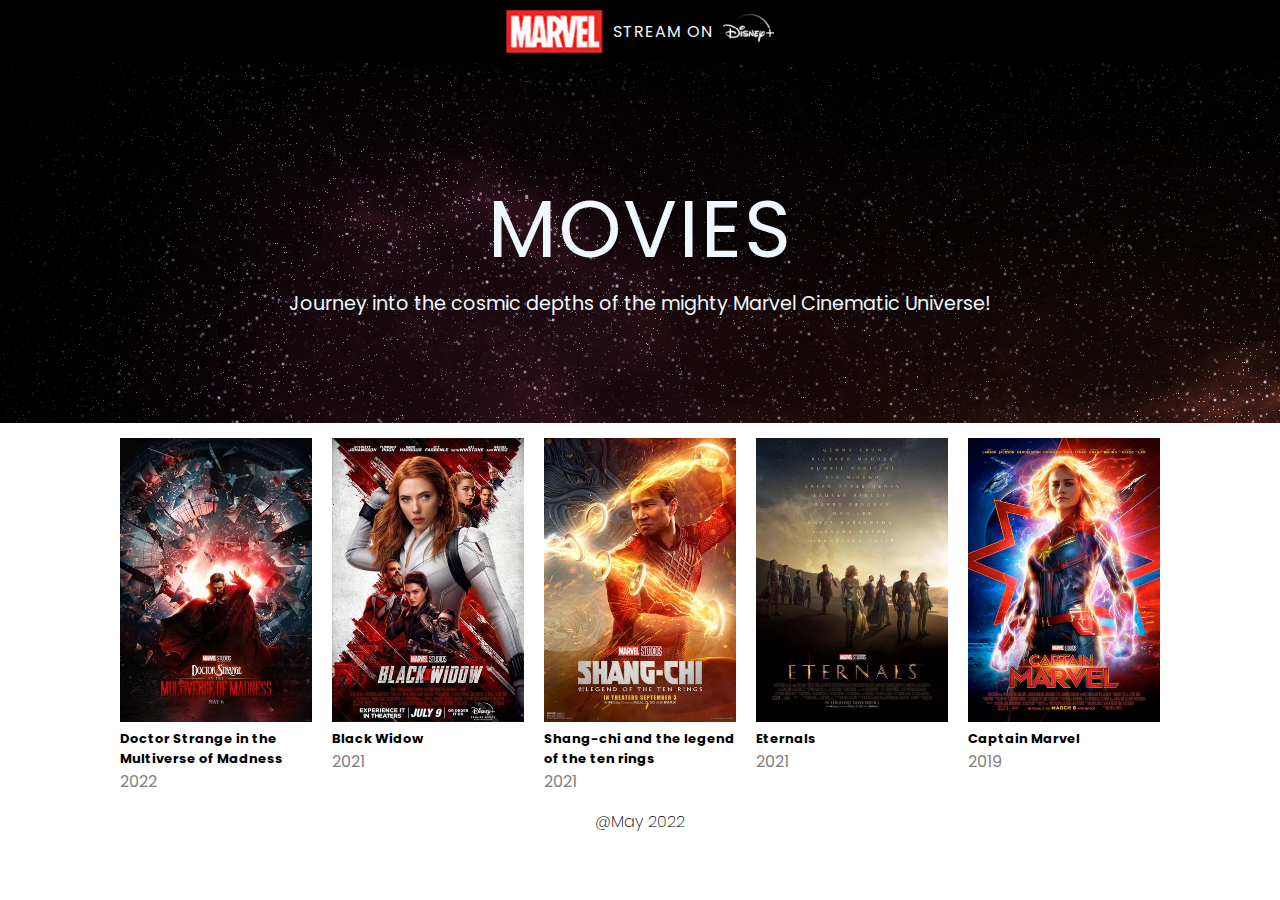
<file: index.html>
<!DOCTYPE html>
<html lang="en">
	<head>
		<meta charset="UTF-8" />
		<meta http-equiv="X-UA-Compatible" content="IE=edge" />
		<meta name="viewport" content="width=device-width, initial-scale=1.0" />
		<title>Marvel movies</title>
		<link rel="stylesheet" href="style.css" />
	</head>
	<header>
		<div id="streamOnDisney">
			<img src="blackwidow/Images/logo.png" alt="" />
			<p>stream on</p>
			<a href="https://www.disneyplus.com/fr-fr/welcome/stream"></a
			><img src="disney+.png" alt="" />
		</div>
	</header>
	<body>
		<section id="moviesPresentation">
			<h1>movies</h1>
			<p>
				Journey into the cosmic depths of the mighty Marvel Cinematic
				Universe!
			</p>
		</section>
		<section id="movies">
			<a
				href="doctorstrange/doctorstrange.html"
				class="blockMovie"
				id="doctorstrange"
			>
				<figure class="posterMovie">
					<img
						src="poster/doctorstrange_poster.jpg"
						alt="Doctor Strange"
					/>
				</figure>
				<div class="tittleMovie">
					Doctor Strange in the Multiverse of Madness
				</div>
				<div class="yearMovie">2022</div>
			</a>
			<a
				href="blackwidow/blackwidow.html"
				class="blockMovie"
				id="blackwidow"
			>
				<figure class="posterMovie">
					<img src="poster/blackwidow_poster.jpg" alt="Black Widow" />
				</figure>
				<div class="tittleMovie">Black Widow</div>
				<div class="yearMovie">2021</div>
			</a>
			<a href="shangchi/shangchi.html" class="blockMovie" id="shangchi">
				<figure class="posterMovie">
					<img src="poster/shangchi_poster.jpg" alt="Shangchi" />
				</figure>
				<div class="tittleMovie">
					Shang-chi and the legend of the ten rings
				</div>
				<div class="yearMovie">2021</div>
			</a>
			<a href="eternals/eternals.html" class="blockMovie" id="eternals">
				<figure class="posterMovie">
					<img src="poster/eternals_poster.jpg" alt="Eternals" />
				</figure>
				<div class="tittleMovie">Eternals</div>
				<div class="yearMovie">2021</div>
			</a>
			<a
				href="captainmarvel/captainmarvel.html"
				class="blockMovie"
				id="captainmarvel"
			>
				<figure class="posterMovie">
					<img
						src="poster/captainmarvel_poster.jpg"
						alt="Captain Marvel"
					/>
				</figure>
				<div class="tittleMovie">Captain Marvel</div>
				<div class="yearMovie">2019</div>
			</a>
		</section>
	</body>
	<footer>@May 2022</footer>
</html>
</file>
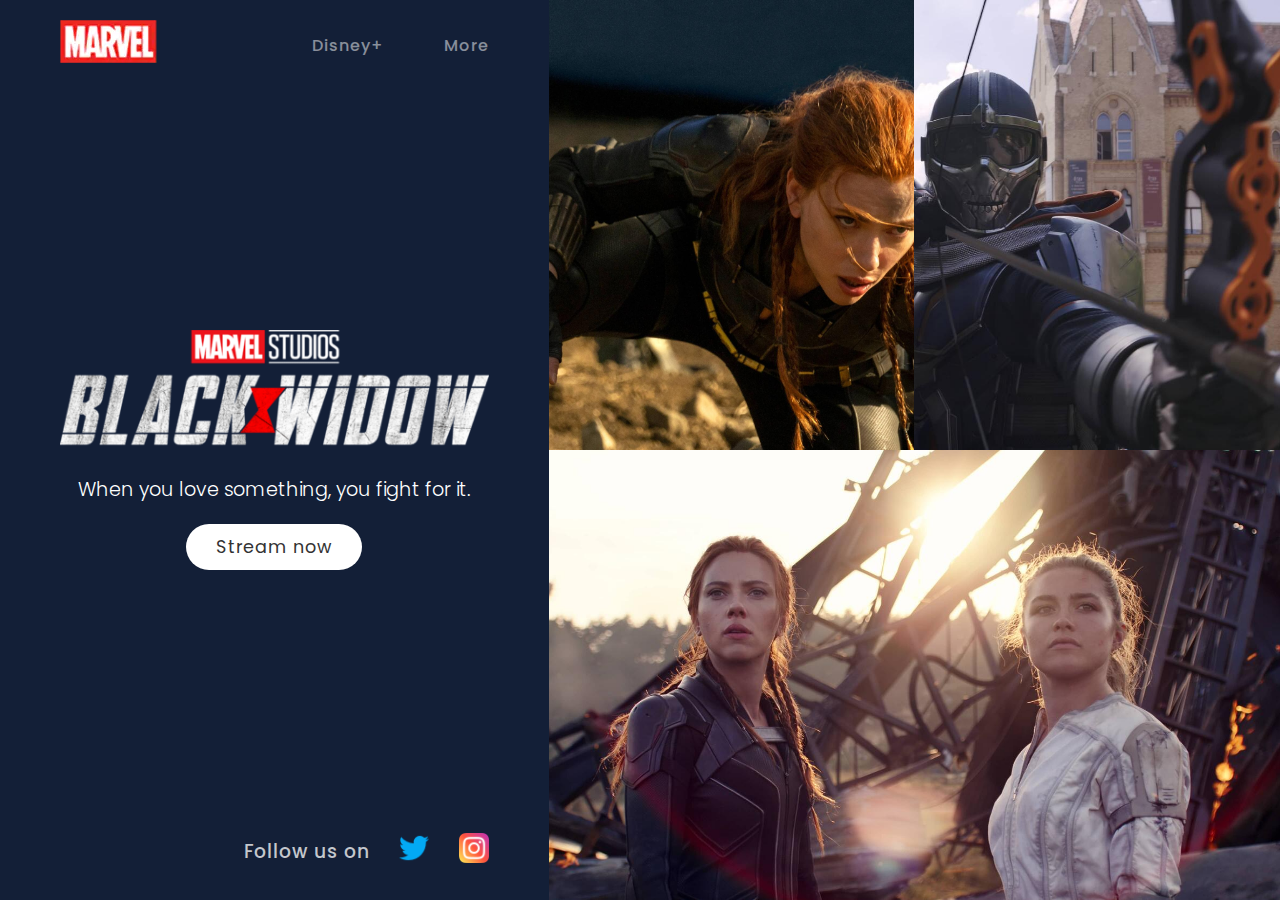
<file: blackwidow/blackwidow.html>
<!DOCTYPE html>
<html lang="en">
	<head>
		<meta charset="UTF-8" />
		<meta http-equiv="X-UA-Compatible" content="IE=edge" />
		<meta name="viewport" content="width=device-width, initial-scale=1.0" />
		<title>Black Widow</title>
		<link rel="stylesheet" href="../movie.css" />
	</head>
	<body>
		<section class="banner">
			<div class="box content">
				<header>
					<a href="https://www.marvel.com/" class="logo"
						><img src="Images/logo.png" alt=""
					/></a>
                    <ul>
                    <ul>
                        <li><a href="https://www.disney.fr/">Disney+</a></li>
                        <li><a href="https://www.disneyplus.com/fr-fr/welcome/stream-now?cid=DTCI-Synergy-DDN-Site-Acquisition-FRSustain-FR-DisneyPlus-DisneyPlus-FR-NavLink-Disney.fr_Sustain_navbar-NA">More</a></li>
                    </ul>
				</header>
                <div class="contentBox">
                    <img src="Images/blackwidow.png" alt="">
                    <p>When you love something, you fight for it.</p>
                    <a href="https://www.disneyplus.com/fr-fr/welcome/stream-now?cid=DTCI-Synergy-DDN-Site-Acquisition-FRSustain-FR-DisneyPlus-DisneyPlus-FR-NavLink-Disney.fr_Sustain_navbar-NA" class="btn">Stream now</a>
                </div>
                <ul class="sci">
                    <h3>Follow us on</h3>
                    <li><a href="#"><img src="Images/twitter.png" alt=""></a></li>
                    <li><a href="#"><img src="Images/instagram.png" alt=""></a></li>
                </ul>
			</div>
			<div class="box images">
                <div class="imgBx">
                    <img src="Images/img1.jpg" alt="">
                </div>
                <div class="imgBx">
                    <img src="Images/img2.jpg" alt="">
                </div>
                <div class="imgBx">
                    <img src="Images/img3.jpg" alt="">
                </div>
                
            </div>
		</section>
	</body>
</html>
</file>
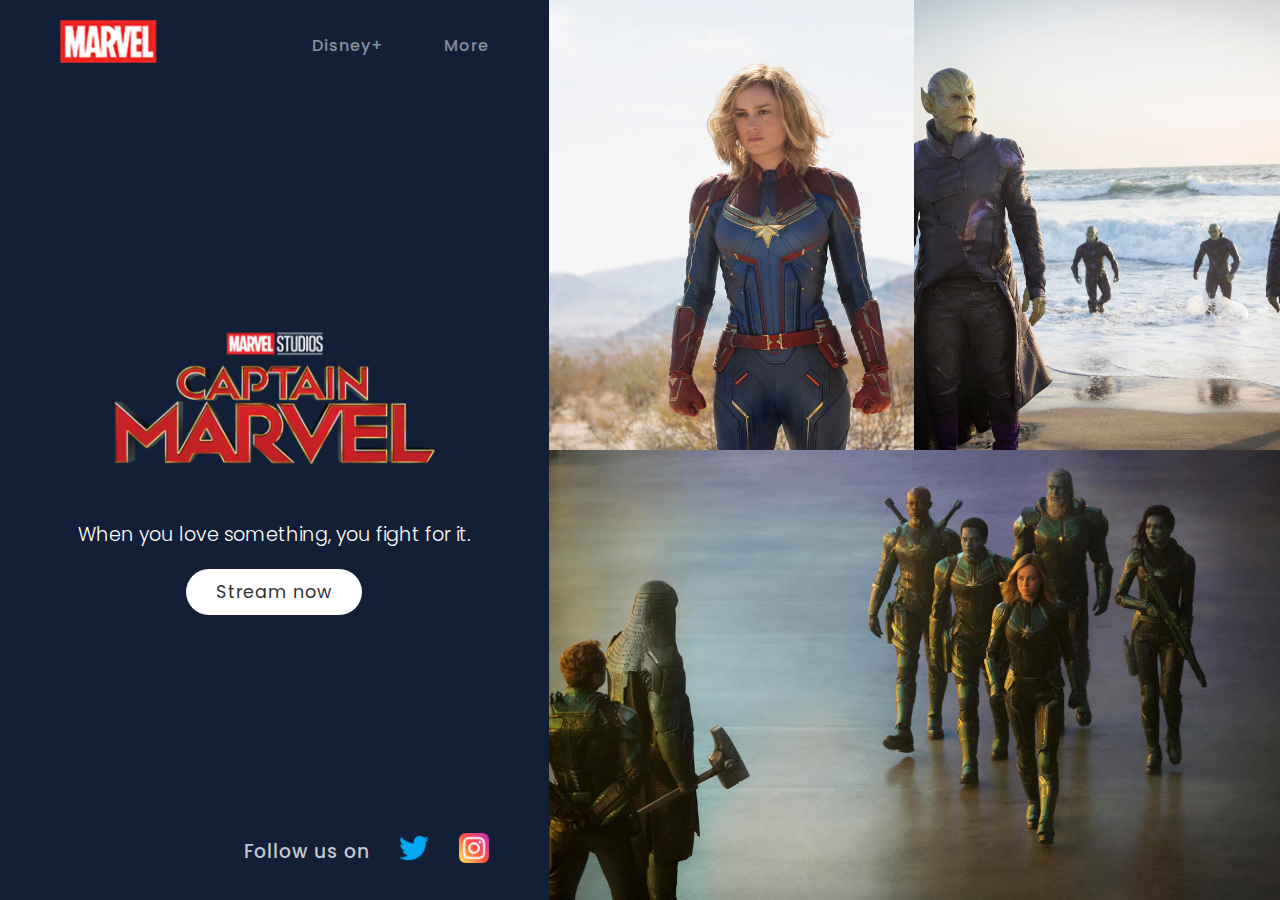
<file: captainmarvel/captainmarvel.html>
<!DOCTYPE html>
<html lang="en">
	<head>
		<meta charset="UTF-8" />
		<meta http-equiv="X-UA-Compatible" content="IE=edge" />
		<meta name="viewport" content="width=device-width, initial-scale=1.0" />
		<title>Captain Marvel</title>
		<link rel="stylesheet" href="../movie.css" />
	</head>
	<body>
		<section class="banner">
			<div class="box content">
				<header>
					<a href="https://www.marvel.com/" class="logo"
						><img src="Images/logo.png" alt=""
					/></a>
                    <ul>
                    <ul>
                        <li><a href="https://www.disney.fr/">Disney+</a></li>
                        <li><a href="https://www.disneyplus.com/fr-fr/welcome/stream-now?cid=DTCI-Synergy-DDN-Site-Acquisition-FRSustain-FR-DisneyPlus-DisneyPlus-FR-NavLink-Disney.fr_Sustain_navbar-NA">More</a></li>
                    </ul>
				</header>
                <div class="contentBox">
                    <img src="Images/captainmarvel.png" alt="">
                    <p>When you love something, you fight for it.</p>
                    <a href="https://www.disneyplus.com/fr-fr/welcome/stream-now?cid=DTCI-Synergy-DDN-Site-Acquisition-FRSustain-FR-DisneyPlus-DisneyPlus-FR-NavLink-Disney.fr_Sustain_navbar-NA" class="btn">Stream now</a>
                </div>
                <ul class="sci">
                    <h3>Follow us on</h3>
                    <li><a href="#"><img src="Images/twitter.png" alt=""></a></li>
                    <li><a href="#"><img src="Images/instagram.png" alt=""></a></li>
                </ul>
			</div>
			<div class="box images">
                <div class="imgBx">
                    <img src="Images/img2.jpg" alt="">
                </div>
                <div class="imgBx">
                    <img src="Images/img3.jpg" alt="">
                </div>
                <div class="imgBx">
                    <img src="Images/img1.jpg" alt="">
                </div>
                
            </div>
		</section>
	</body>
</html>
</file>
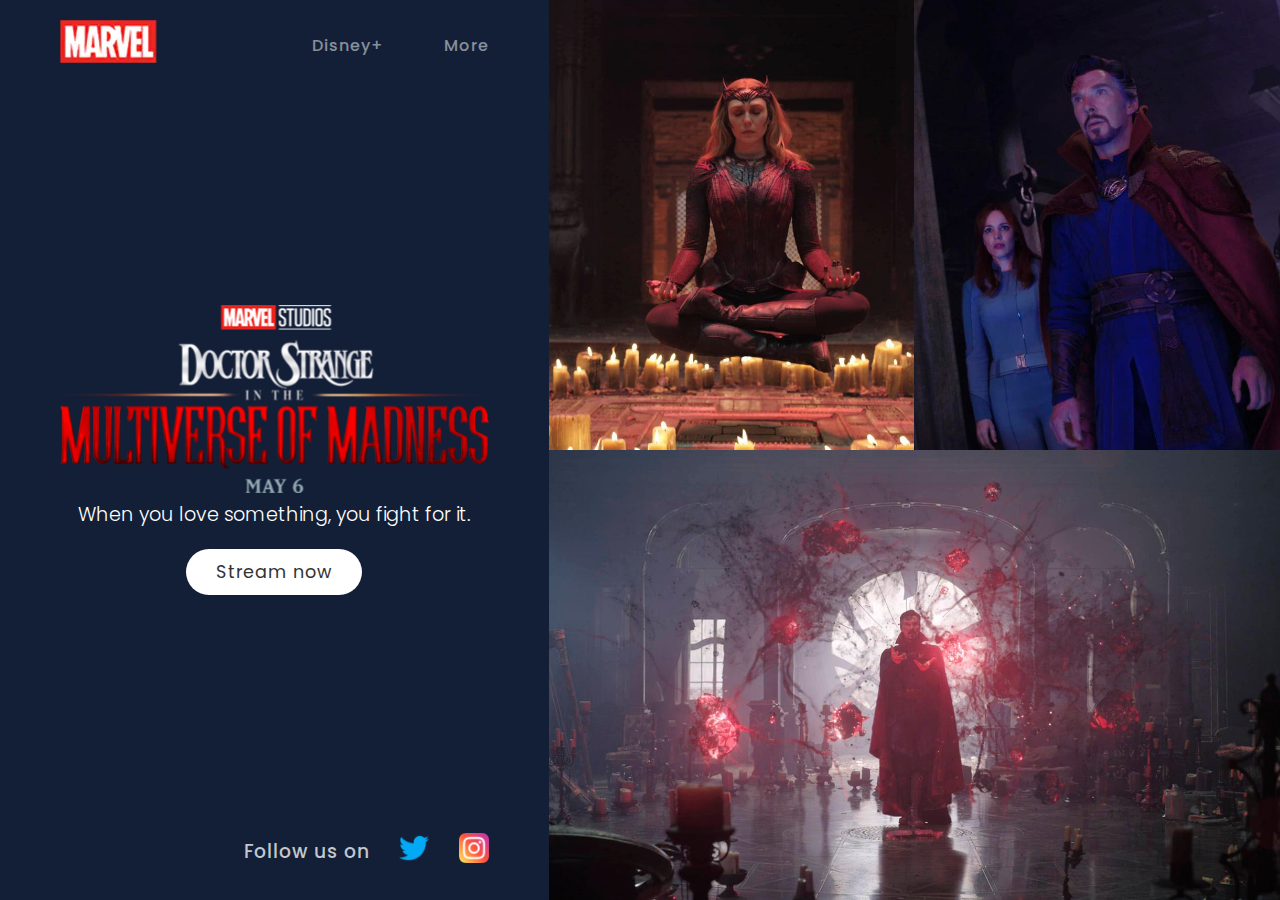
<file: doctorstrange/doctorstrange.html>
<!DOCTYPE html>
<html lang="en">
	<head>
		<meta charset="UTF-8" />
		<meta http-equiv="X-UA-Compatible" content="IE=edge" />
		<meta name="viewport" content="width=device-width, initial-scale=1.0" />
		<title>Doctor Strange</title>
		<link rel="stylesheet" href="../movie.css" />
	</head>
	<body>
		<section class="banner">
			<div class="box content">
				<header>
					<a href="https://www.marvel.com/" class="logo"
						><img src="Images/logo.png" alt=""
					/></a>
                    <ul>
                    <ul>
                        <li><a href="https://www.disney.fr/">Disney+</a></li>
                        <li><a href="https://www.disneyplus.com/fr-fr/welcome/stream-now?cid=DTCI-Synergy-DDN-Site-Acquisition-FRSustain-FR-DisneyPlus-DisneyPlus-FR-NavLink-Disney.fr_Sustain_navbar-NA">More</a></li>
                    </ul>
				</header>
                <div class="contentBox">
                    <img src="Images/doctorstrange.png" alt="">
                    <p>When you love something, you fight for it.</p>
                    <a href="https://www.disneyplus.com/fr-fr/welcome/stream-now?cid=DTCI-Synergy-DDN-Site-Acquisition-FRSustain-FR-DisneyPlus-DisneyPlus-FR-NavLink-Disney.fr_Sustain_navbar-NA" class="btn">Stream now</a>
                </div>
                <ul class="sci">
                    <h3>Follow us on</h3>
                    <li><a href="#"><img src="Images/twitter.png" alt=""></a></li>
                    <li><a href="#"><img src="Images/instagram.png" alt=""></a></li>
                </ul>
			</div>
			<div class="box images">
                <div class="imgBx">
                    <img src="Images/img1.jpg" alt="">
                </div>
                <div class="imgBx">
                    <img src="Images/img2.jpg" alt="">
                </div>
                <div class="imgBx">
                    <img src="Images/img3.jpg" alt="">
                </div>
                
            </div>
		</section>
	</body>
</html>
</file>
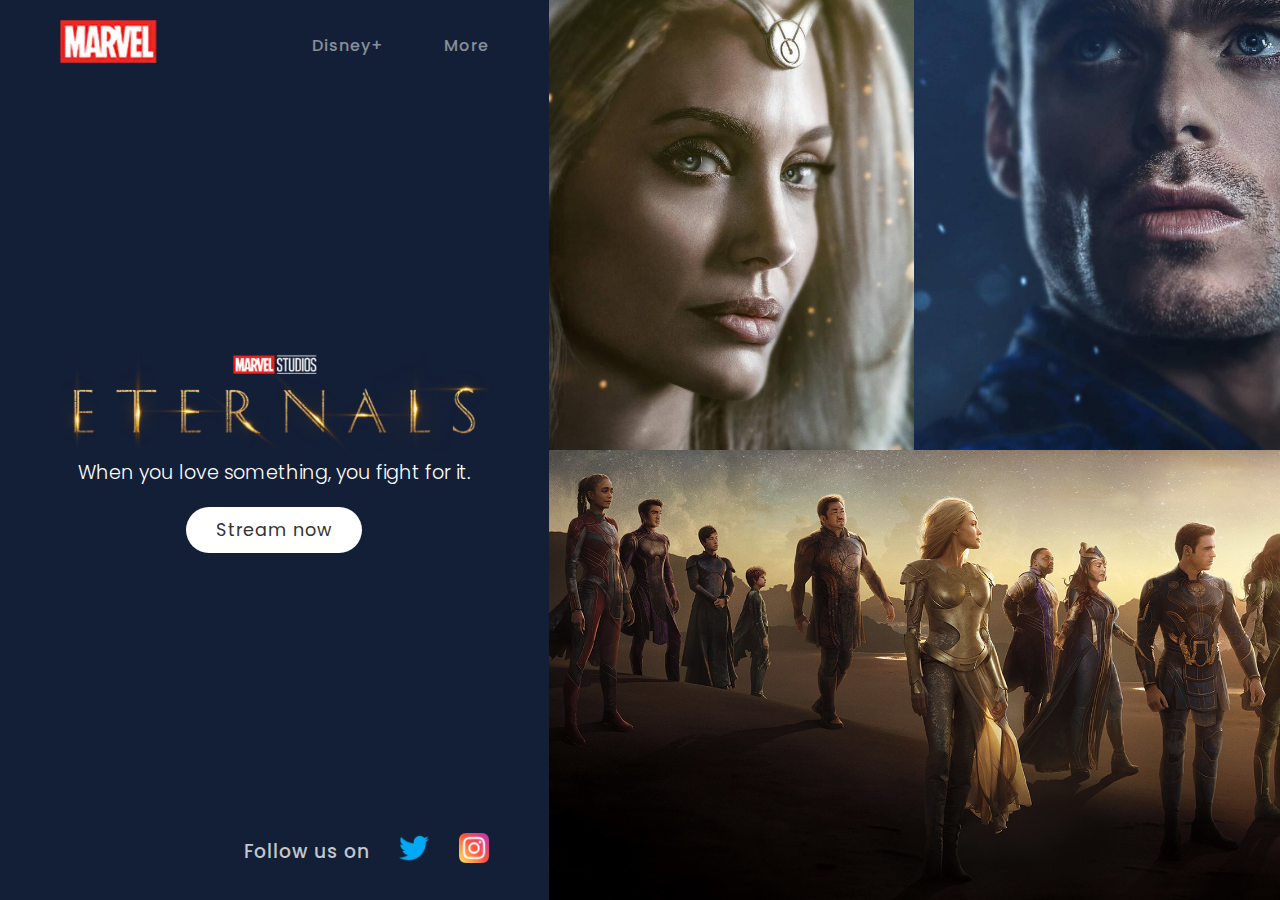
<file: eternals/eternals.html>
<!DOCTYPE html>
<html lang="en">
	<head>
		<meta charset="UTF-8" />
		<meta http-equiv="X-UA-Compatible" content="IE=edge" />
		<meta name="viewport" content="width=device-width, initial-scale=1.0" />
		<title>Eternals</title>
		<link rel="stylesheet" href="../movie.css" />
	</head>
	<body>
		<section class="banner">
			<div class="box content">
				<header>
					<a href="https://www.marvel.com/" class="logo"
						><img src="Images/logo.png" alt=""
					/></a>
                    <ul>
                    <ul>
                        <li><a href="https://www.disney.fr/">Disney+</a></li>
                        <li><a href="https://www.disneyplus.com/fr-fr/welcome/stream-now?cid=DTCI-Synergy-DDN-Site-Acquisition-FRSustain-FR-DisneyPlus-DisneyPlus-FR-NavLink-Disney.fr_Sustain_navbar-NA">More</a></li>
                    </ul>
				</header>
                <div class="contentBox">
                    <img src="Images/eternals.png" alt="">
                    <p>When you love something, you fight for it.</p>
                    <a href="https://www.disneyplus.com/fr-fr/welcome/stream-now?cid=DTCI-Synergy-DDN-Site-Acquisition-FRSustain-FR-DisneyPlus-DisneyPlus-FR-NavLink-Disney.fr_Sustain_navbar-NA" class="btn">Stream now</a>
                </div>
                <ul class="sci">
                    <h3>Follow us on</h3>
                    <li><a href="https://twitter.com/theeternals"><img src="Images/twitter.png" alt=""></a></li>
                    <li><a href="https://www.instagram.com/eternals/"><img src="Images/instagram.png" alt=""></a></li>
                </ul>
			</div>
			<div class="box images">
                <div class="imgBx">
                    <img src="Images/img1.jpg" alt="">
                </div>
                <div class="imgBx">
                    <img src="Images/img2.jpg" alt="">
                </div>
                <div class="imgBx">
                    <img src="Images/img3.jpg" alt="">
                </div>
                
            </div>
		</section>
	</body>
</html>
</file>
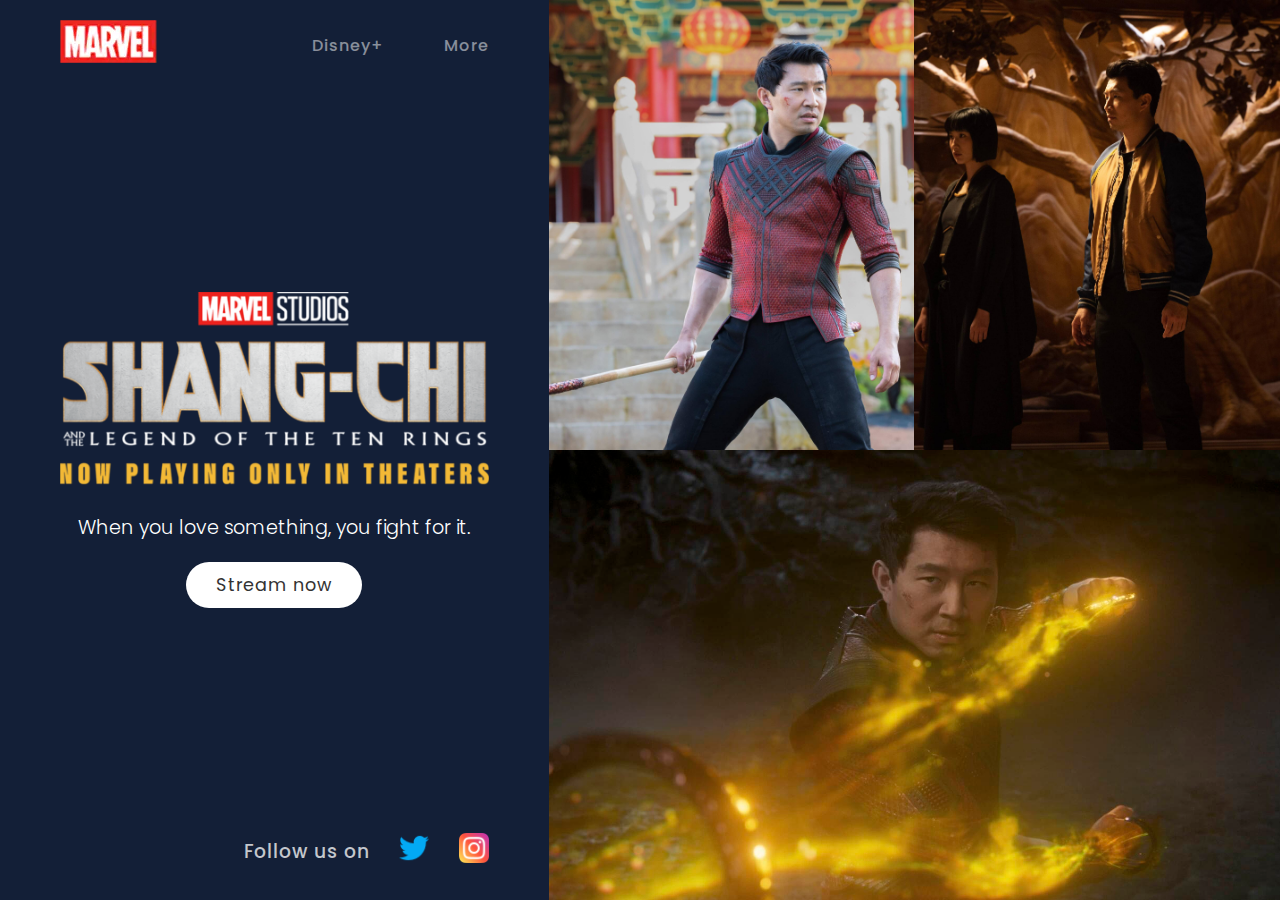
<file: shangchi/shangchi.html>
<!DOCTYPE html>
<html lang="en">
	<head>
		<meta charset="UTF-8" />
		<meta http-equiv="X-UA-Compatible" content="IE=edge" />
		<meta name="viewport" content="width=device-width, initial-scale=1.0" />
		<title>Shangchi</title>
		<link rel="stylesheet" href="../movie.css" />
	</head>
	<body>
		<section class="banner">
			<div class="box content">
				<header>
					<a href="https://www.marvel.com/" class="logo"
						><img src="Images/logo.png" alt=""
					/></a>
                    <ul>
                    <ul>
                        <li><a href="https://www.disney.fr/">Disney+</a></li>
                        <li><a href="https://www.disneyplus.com/fr-fr/welcome/stream-now?cid=DTCI-Synergy-DDN-Site-Acquisition-FRSustain-FR-DisneyPlus-DisneyPlus-FR-NavLink-Disney.fr_Sustain_navbar-NA">More</a></li>
                    </ul>
				</header>
                <div class="contentBox">
                    <img src="Images/shangchi.png" alt="">
                    <p>When you love something, you fight for it.</p>
                    <a href="https://www.disneyplus.com/fr-fr/welcome/stream-now?cid=DTCI-Synergy-DDN-Site-Acquisition-FRSustain-FR-DisneyPlus-DisneyPlus-FR-NavLink-Disney.fr_Sustain_navbar-NA" class="btn">Stream now</a>
                </div>
                <ul class="sci">
                    <h3>Follow us on</h3>
                    <li><a href="https://twitter.com/shangchi"><img src="Images/twitter.png" alt=""></a></li>
                    <li><a href="https://www.instagram.com/shangchi/"><img src="Images/instagram.png" alt=""></a></li>
                </ul>
			</div>
			<div class="box images">
                <div class="imgBx">
                    <img src="Images/img1.jpg" alt="">
                </div>
                <div class="imgBx">
                    <img src="Images/img2.jpg" alt="">
                </div>
                <div class="imgBx">
                    <img src="Images/img3.jpg" alt="">
                </div>
                
            </div>
		</section>
	</body>
</html>
</file>
<file: style.css>
@import url("https://fonts.googleapis.com/css?family=Poppins:100,200,300,400,500,600,700,800,900");

* {
	margin: 0;
	padding: 0;
	box-sizing: border-box;
}
body {
	font-family: Poppins, sans-serif;
}
/********************* HEADER ***************************/
header {
	text-align: center;
	background: #222222;
	font-family: Poppins, sans-serif;
}
#streamOnDisney {
	padding: 10px;
	color: aliceblue;
	display: flex;
	flex-direction: row;
	justify-content: center;
	align-items: center;
	background-color: #000000;
}
#streamOnDisney p {
	text-transform: uppercase;
	letter-spacing: 1px;
}
#streamOnDisney img {
	margin: 0 10px;
}
/*********************** SECTION MOVIESPRESENTATION ***********************************/
#moviesPresentation {
	width: 100%;
	height: 40vh;
	background: #000000;
	font-family: Poppins, sans-serif;
	color: aliceblue;
	text-align: center;
	display: flex;
	flex-direction: column;
	justify-content: center;
	align-items: center;
	background-image: url(/fond.webp);
}
#moviesPresentation h1 {
	text-transform: uppercase;
	letter-spacing: 2px;
	font-weight: 400;
	font-size: 5em;
}
#moviesPresentation p {
	font-size: larger;
	margin: 0 10px;
}
/********************************** SECTION MOVIES *****************************************/
#movies {
	display: flex;
	flex-direction: row;
	justify-content: center;
}
#movies .blockMovie {
	text-decoration: none;
	width: 15vw;
	margin: 15px 10px;
}
#movies .blockMovie .posterMovie img {
	width: 15vw;
	transition: 0.2s;
}
#movies .blockMovie .tittleMovie {
	font-weight: bold;
	font-size: small;
	color: #000000;
}
#movies .blockMovie .yearMovie {
	color: grey;
}
#movies .blockMovie:hover .tittleMovie {
	color: crimson;
}
#movies .blockMovie:hover .yearMovie {
	color: black;
}
#movies .blockMovie:hover .posterMovie img {
	transform: translateY(-14px);
}
/*********************** FOOTER ***********************************/
footer {
	text-align: center;
	color: black;
	font-weight: 200;
}
/*************************** RESPONSIVE ********************************/
@media (max-width: 700px) {
	#movies {
		flex-wrap: wrap;
	}
	#movies .blockMovie {
		width: 40vw;
	}
	#movies .blockMovie .posterMovie img {
		width: 40vw;
	}
	#movies .blockMovie:hover .tittleMovie {
		color: black;
	}
	#movies .blockMovie:hover .yearMovie {
		color: grey;
	}
	#movies .blockMovie:hover .posterMovie img {
		transform: translateY(0);
	}
}
</file>
<file: movie.css>
@import url("https://fonts.googleapis.com/css?family=Poppins:100,200,300,400,500,600,700,800,900");
* {
	margin: 0;
	padding: 0;
	box-sizing: border-box;
	font-family: "Poppins", sans-serif;
}
.banner {
	display: grid;
	grid-template-columns: 3fr 4fr;
}
.banner .box {
	position: relative;
	background: #131f37;
	height: 100vh;
}
header {
	position: absolute;
	top: 0;
	left: 0;
	width: 100%;
	padding: 20px 60px;
	display: flex;
	justify-content: space-between;
	align-items: center;
}
header .logo img {
	max-width: 200px;
}
header ul {
	display: flex;
	gap: 60px;
}
header ul li {
	list-style: none;
}
header ul li a {
	text-decoration: none;
	font-weight: 500;
	color: rgba(255, 255, 255, 0.5);
	letter-spacing: 1px;
}
header ul li a:hover {
	color: rgba(255, 255, 255, 1);
}
.banner .content {
	display: flex;
	justify-content: center;
	align-items: center;
	padding: 60px;
}
.banner .content .contentBox {
	text-align: center;
}
.banner .content .contentBox img {
	width: 100%;
}
.banner .content .contentBox p {
	font-size: 1.2em;
	color: #fff;
	font-weight: 300;
}
.banner .content .contentBox .btn {
	display: inline-block;
	font-size: 1.1em;
	color: #333;
	background: #fff;
	padding: 10px 30px;
	margin-top: 20px;
	border-radius: 30px;
	letter-spacing: 1px;
	text-decoration: none;
	transition: 0.5s;
}
.banner .content .contentBox .btn:hover {
	letter-spacing: 2px;
}
.sci {
	position: absolute;
	bottom: 30px;
	right: 60px;
	display: flex;
	justify-content: center;
	align-items: center;
	gap: 30px;
}
.sci h3 {
	font-weight: 500;
	color: rgba(255, 255, 255, 0.75);
	letter-spacing: 1px;
}
.sci li {
	list-style: none;
}
.sci li img {
	max-width: 30px;
}
.banner .images {
	background: #fff;
	display: flex;
	flex-wrap: wrap;
}
.banner .images .imgBx {
	position: relative;
	width: 50%;
	height: 50vh;
}
.banner .images .imgBx:nth-child(3) {
	width: 100%;
}
.banner .images .imgBx img {
	position: absolute;
	top: 0;
	left: 0;
	width: 100%;
	height: 100%;
	object-fit: cover;
}

/******************** RESPONSIIVE ***************************/

@media (max-width: 991px) {
	.banner {
		grid-template-columns: 1fr;
	}
	header {
		padding: 20px 40px;
	}
	header ul {
		gap: 20px;
	}
	.banner .content {
		padding: 40px;
		height: 95vh;
	}
	.sci {
		right: 40px;
	}
}
@media (max-width: 600px) {
	.banner .images .imgBx {
		width: 100%;
	}
}
</file>
